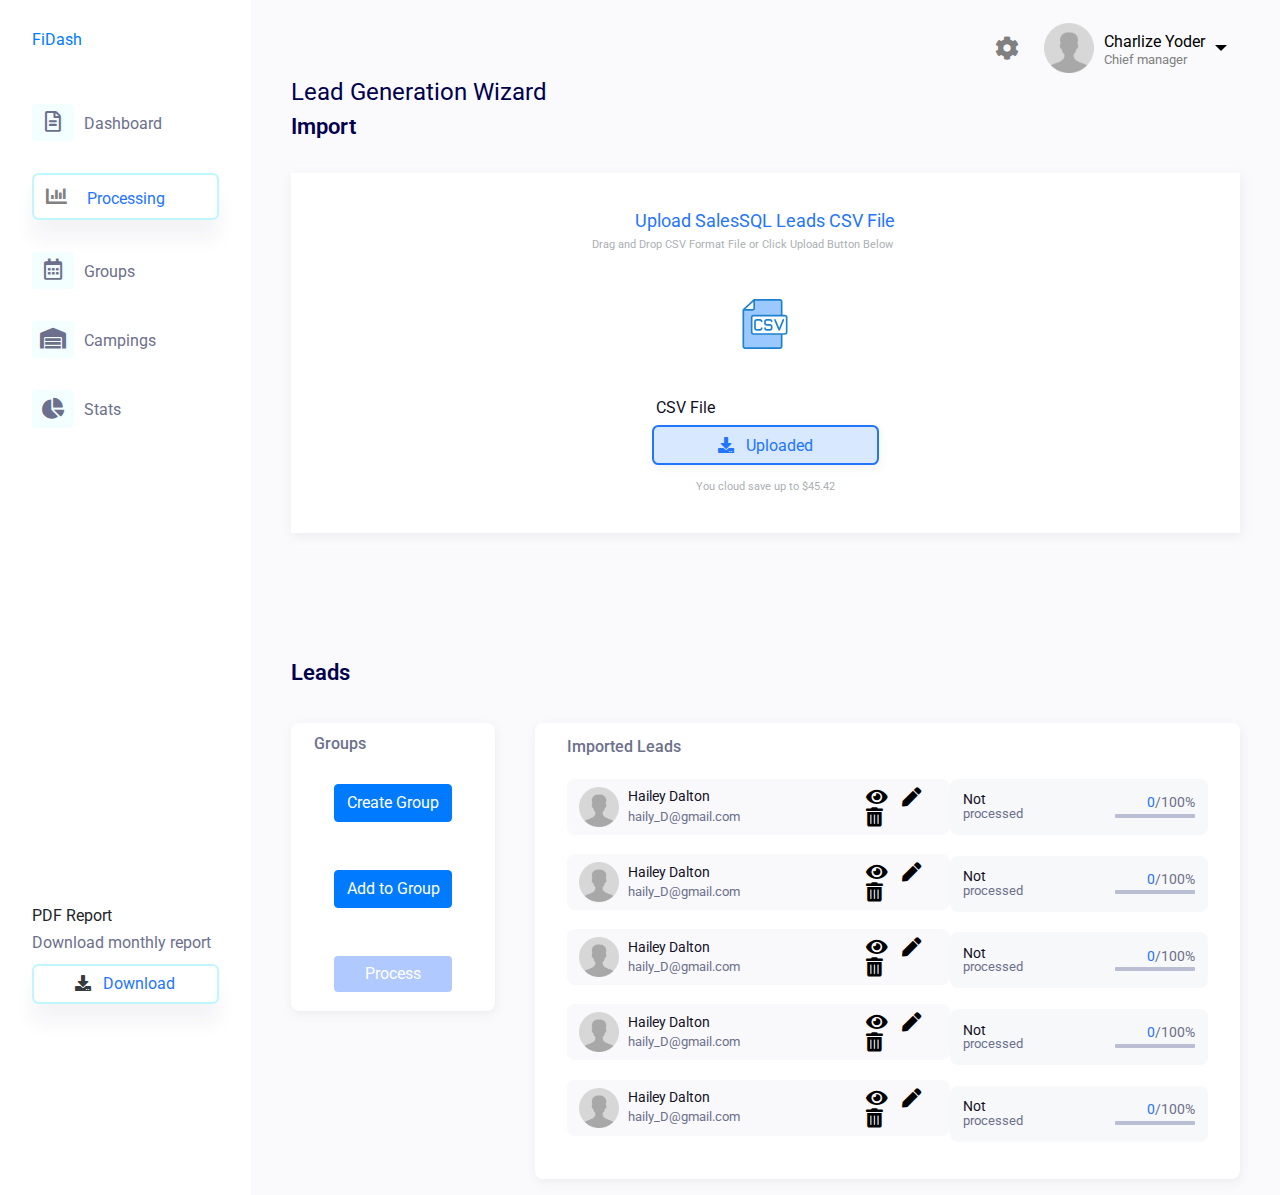
<file: index.html>
<!DOCTYPE html>
<html lang="en">
<head>
    <meta charset="UTF-8">
    <meta name="viewport" content="width=device-width, initial-scale=1.0">
    <title>FiDash</title>
    <link rel="stylesheet" href="./css/bootstrap.css">
    <link rel="stylesheet" href="https://cdnjs.cloudflare.com/ajax/libs/font-awesome/5.9.0/css/all.css">
    <link href="https://fonts.googleapis.com/css2?family=Roboto:wght@300;400;500;700;900&display=swap" rel="stylesheet">
    <link rel="stylesheet" href="./css/css-reset.css">
    <link rel="stylesheet" href="./css/style.css">
</head>
<body>
    <div class="dashboard dashboard-2">
        <!-- Seide Menu -->
        <div class="side-menu">
            <a class="brand-logo" href="#">
                FiDash
            </a>
            <div class="side-links">
                <a class="side-link" href="#">
                    <i class="far fa-file-alt"></i>
                    Dashboard
                </a>
                <a class="side-link active" href="#">
                    <i class="fas fa-chart-bar"></i>
                    Processing
                </a>
                <a class="side-link" href="#">
                    <i class="far fa-calendar-alt"></i>
                    Groups
                </a>
                <a class="side-link" href="#">
                    <i class="fas fa-warehouse"></i>
                    Campings
                </a>
                <a class="side-link" href="#">
                    <i class="fas fa-chart-pie"></i>
                    Stats
                </a>
            </div>
            <div class="download">
                <div>PDF Report</div>
                <div class="download-text">Download monthly report</div>
                <a class="download-btn" href="#">
                    <i class="fas fa-download mr-2 text-dark"></i>
                    Download
                </a>
            </div>
        </div>
        <!-- Main Menu -->
        <div class="main-menu">
            <div class="login">
                <a class="setting" href="#">
                    <i class="fas fa-cog"></i>
                </a>
                <div class="dropdown custom-dropdown">
                    <button class="btn dropdown-toggle" type="button" id="triggerId" data-toggle="dropdown"
                        aria-haspopup="true" aria-expanded="false">
                        <img src="./img/user-default-grey.png" alt="">
                        <div>
                            <div class="user-name">Charlize Yoder</div>
                            <div class="gray-text">Chief manager</div>

                        </div>
                    </button>
                    <div class="dropdown-menu" aria-labelledby="triggerId">
                        <a class="dropdown-item" href="#">Action</a>
                        <a class="dropdown-item" href="#">Action</a>
                        <a class="dropdown-item" href="#">Action</a>
                    </div>
                </div>
            </div>
            <div class="main-heading">Lead Generation Wizard</div>
            <div class="sub-heading">Import</div>
            <div class="uploaded">
                <div class="upload-text">Upload SalesSQL Leads CSV File</div>
                <div class="sm-gray-text">Drag and Drop CSV Format File or Click Upload Button Below</div>
                <img src="./img/csv.svg" alt="">
                <div class="csv">CSV File</div>
                <a class="download-btn" href="#">
                    <i class="fas fa-download mr-2"></i>
                    Uploaded
                </a>
                <div class="sm-gray-text mr-0 mt-3">You cloud save up to $45.42</div>
            </div>
            <div class="sub-heading">Leads</div>
            <div class="d-flex">
                <div class="groups">
                    <div class="gray-heading">Groups</div>
                    <button class="btn btn-primary">Create Group</button>
                    <button class="btn btn-primary">Add to Group</button>
                    <button class="btn btn-primary process-btn">Process</button>
                </div>
                <div class="leads">
                    <div class="gray-heading ml-0">Imported Leads</div>
                    <div class="data-group">
                        <div>
                            <div class="user-info mt-4">
                                <div class="user-detail">
                                    <img src="./img/user-default-grey.png" alt="">
                                    <div>
                                        <div class="user-name">Hailey Dalton</div>
                                        <div class="user-email">haily_D@gmail.com</div>
                                    </div>
                                </div>
                                <div class="options">
                                    <a href="#"><i class="fas fa-eye"></i></a>
                                    <a href="#"><i class="fas fa-pen"></i></a>
                                    <a href="#"><i class="fas fa-trash-alt"></i></a>
                                </div>
                            </div>
                            <div class="user-info">
                                <div class="user-detail">
                                    <img src="./img/user-default-grey.png" alt="">
                                    <div>
                                        <div class="user-name">Hailey Dalton</div>
                                        <div class="user-email">haily_D@gmail.com</div>
                                    </div>
                                </div>
                                <div class="options">
                                    <a href="#"><i class="fas fa-eye"></i></a>
                                    <a href="#"><i class="fas fa-pen"></i></a>
                                    <a href="#"><i class="fas fa-trash-alt"></i></a>
                                </div>
                            </div>
                            <div class="user-info">
                                <div class="user-detail">
                                    <img src="./img/user-default-grey.png" alt="">
                                    <div>
                                        <div class="user-name">Hailey Dalton</div>
                                        <div class="user-email">haily_D@gmail.com</div>
                                    </div>
                                </div>
                                <div class="options">
                                    <a href="#"><i class="fas fa-eye"></i></a>
                                    <a href="#"><i class="fas fa-pen"></i></a>
                                    <a href="#"><i class="fas fa-trash-alt"></i></a>
                                </div>
                            </div>
                            <div class="user-info">
                                <div class="user-detail">
                                    <img src="./img/user-default-grey.png" alt="">
                                    <div>
                                        <div class="user-name">Hailey Dalton</div>
                                        <div class="user-email">haily_D@gmail.com</div>
                                    </div>
                                </div>
                                <div class="options">
                                    <a href="#"><i class="fas fa-eye"></i></a>
                                    <a href="#"><i class="fas fa-pen"></i></a>
                                    <a href="#"><i class="fas fa-trash-alt"></i></a>
                                </div>
                            </div>
                            <div class="user-info">
                                <div class="user-detail">
                                    <img src="./img/user-default-grey.png" alt="">
                                    <div>
                                        <div class="user-name">Hailey Dalton</div>
                                        <div class="user-email">haily_D@gmail.com</div>
                                    </div>
                                </div>
                                <div class="options">
                                    <a href="#"><i class="fas fa-eye"></i></a>
                                    <a href="#"><i class="fas fa-pen"></i></a>
                                    <a href="#"><i class="fas fa-trash-alt"></i></a>
                                </div>
                            </div>
                        </div>
                        <div>
                            <div class="processed mt-4">
                                <div class="process-part">
                                    <div class="not">Not</div>
                                    <div class="processed-text">processed</div>
                                </div>
                                <div class="percent">
                                    <div class="percentage"><span class="blue-colord">0</span>/100%</div>
                                    <div class="line"></div>
                                </div>
                            </div>
                            <div class="processed">
                                <div class="process-part">
                                    <div class="not">Not</div>
                                    <div class="processed-text">processed</div>
                                </div>
                                <div class="percent">
                                    <div class="percentage"><span class="blue-colord">0</span>/100%</div>
                                    <div class="line"></div>
                                </div>
                            </div>
                            <div class="processed">
                                <div class="process-part">
                                    <div class="not">Not</div>
                                    <div class="processed-text">processed</div>
                                </div>
                                <div class="percent">
                                    <div class="percentage"><span class="blue-colord">0</span>/100%</div>
                                    <div class="line"></div>
                                </div>
                            </div>
                            <div class="processed">
                                <div class="process-part">
                                    <div class="not">Not</div>
                                    <div class="processed-text">processed</div>
                                </div>
                                <div class="percent">
                                    <div class="percentage"><span class="blue-colord">0</span>/100%</div>
                                    <div class="line"></div>
                                </div>
                            </div>
                            <div class="processed">
                                <div class="process-part">
                                    <div class="not">Not</div>
                                    <div class="processed-text">processed</div>
                                </div>
                                <div class="percent">
                                    <div class="percentage"><span class="blue-colord">0</span>/100%</div>
                                    <div class="line"></div>
                                </div>
                            </div>
                        </div>
                    </div>
                </div>
            </div>
        </div>
    </div>
    <script src="./js/jquery.js"></script>
    <script src="./js/popper.min.js"></script>
    <script src="./js/bootstrap.min.js"></script>
</body>
</html>
</file>
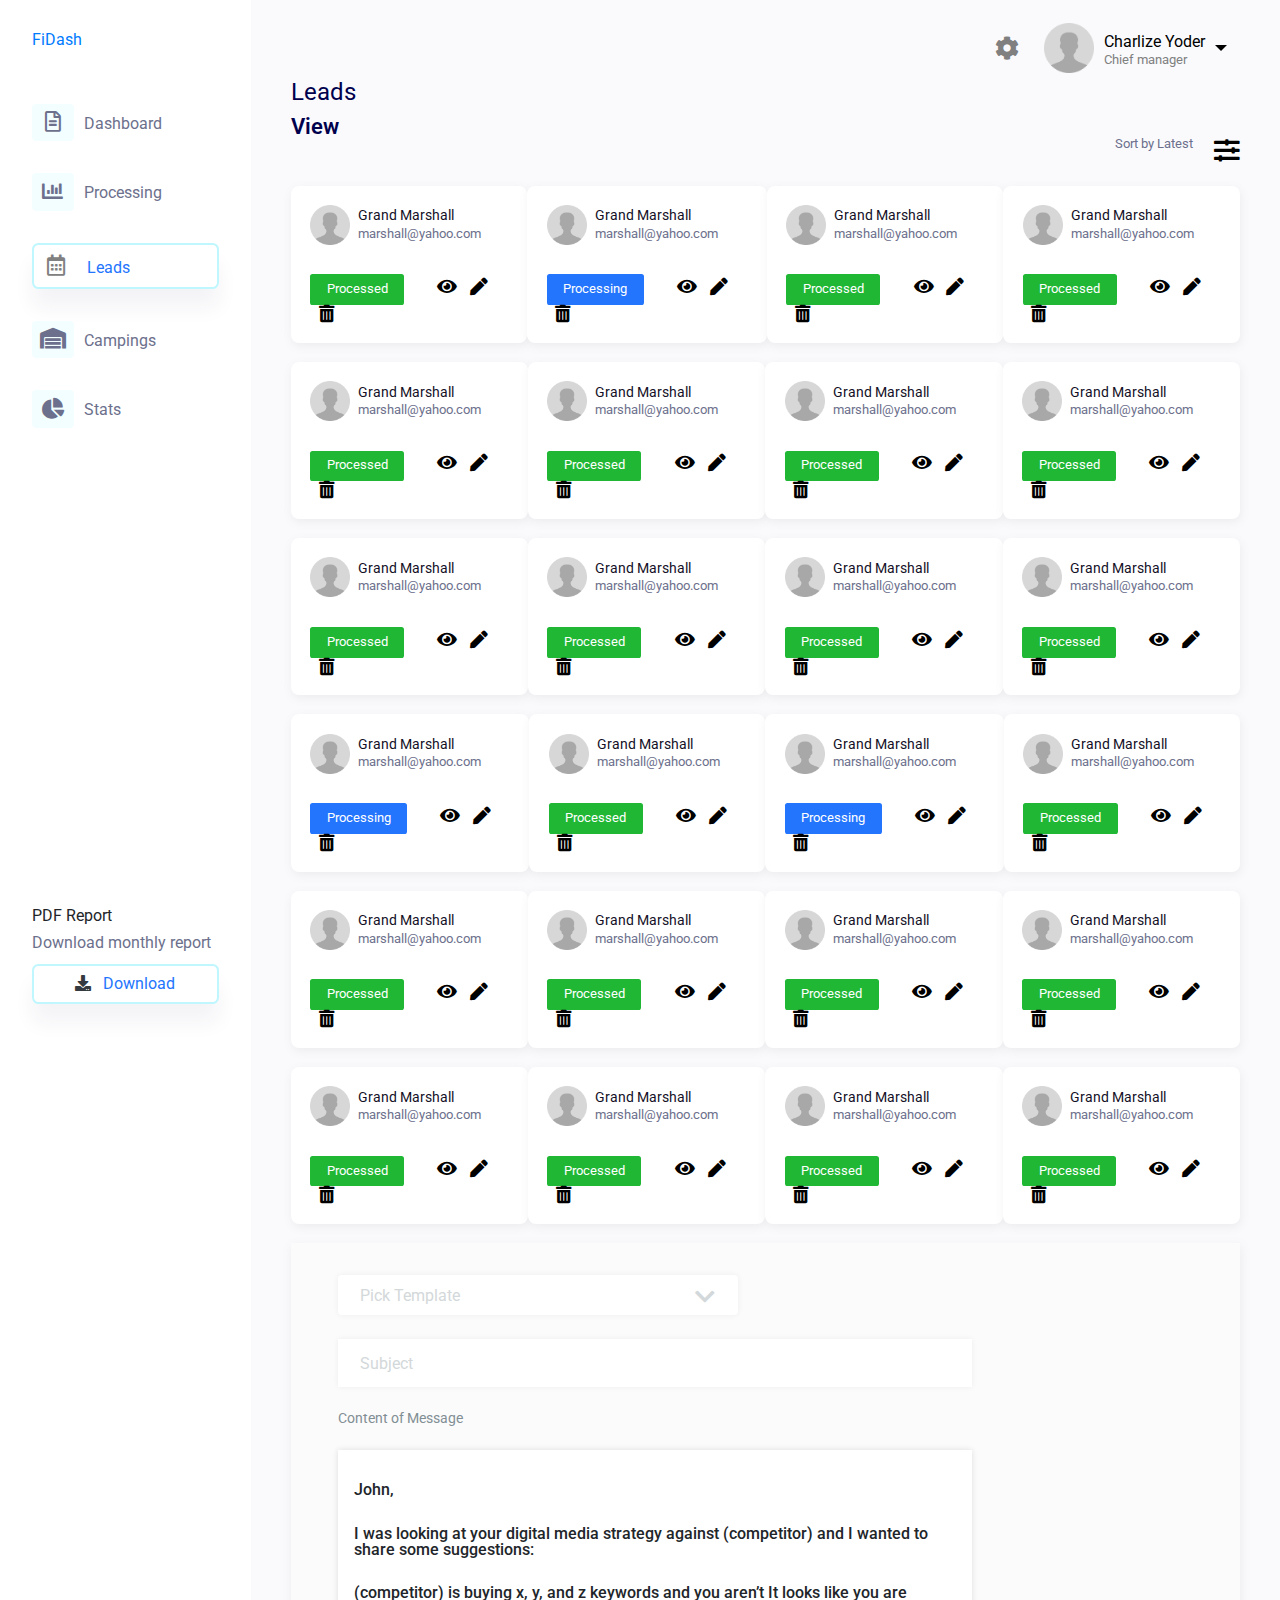
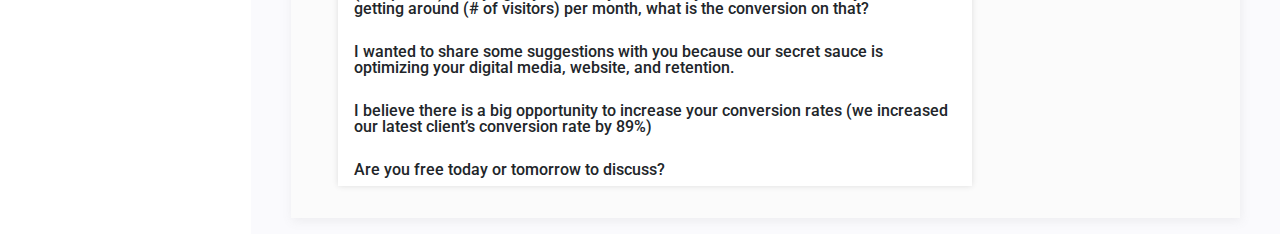
<file: leads.html>
<!DOCTYPE html>
<html lang="en">

<head>
    <meta charset="UTF-8">
    <meta name="viewport" content="width=device-width, initial-scale=1.0">
    <title>Leads</title>
    <link rel="stylesheet" href="./css/bootstrap.css">
    <link rel="stylesheet" href="https://cdnjs.cloudflare.com/ajax/libs/font-awesome/5.9.0/css/all.css">
    <link href="https://fonts.googleapis.com/css2?family=Roboto:wght@300;400;500;700;900&display=swap" rel="stylesheet">
    <link rel="stylesheet" href="./css/css-reset.css">
    <link rel="stylesheet" href="./css/style.css">
    <link rel="stylesheet" href="./css/modal.css">
</head>

<body>
    <div class="dashboard">
        <!-- Seide Menu -->
        <div class="side-menu">
            <a class="brand-logo" href="#">
                FiDash
            </a>
            <div class="side-links">
                <a class="side-link" href="#">
                    <i class="far fa-file-alt"></i>
                    Dashboard
                </a>
                <a class="side-link" href="#">
                    <i class="fas fa-chart-bar"></i>
                    Processing
                </a>
                <a class="side-link active" href="#">
                    <i class="far fa-calendar-alt"></i>
                    Leads
                </a>
                <a class="side-link" href="#">
                    <i class="fas fa-warehouse"></i>
                    Campings
                </a>
                <a class="side-link" href="#">
                    <i class="fas fa-chart-pie"></i>
                    Stats
                </a>
            </div>
            <div class="download">
                <div>PDF Report</div>
                <div class="download-text">Download monthly report</div>
                <a class="download-btn" href="#">
                    <i class="fas fa-download mr-2 text-dark"></i>
                    Download
                </a>
            </div>
        </div>
        <!-- Main Menu -->
        <div class="main-menu">
            <div class="login">
                <a class="setting" href="#">
                    <i class="fas fa-cog"></i>
                </a>
                <div class="dropdown custom-dropdown">
                    <button class="btn dropdown-toggle" type="button" id="triggerId" data-toggle="dropdown"
                        aria-haspopup="true" aria-expanded="false">
                        <img src="./img/user-default-grey.png" alt="">
                        <div>
                            <div class="user-name">Charlize Yoder</div>
                            <div class="gray-text">Chief manager</div>

                        </div>
                    </button>
                    <div class="dropdown-menu" aria-labelledby="triggerId">
                        <a class="dropdown-item" href="#">Action</a>
                        <a class="dropdown-item" href="#">Action</a>
                        <a class="dropdown-item" href="#">Action</a>
                    </div>
                </div>
            </div>
            <div class="main-heading">Leads</div>
            <div class="sub-heading">View</div>
            <div class="float-right">
                <span class="text">Sort by Latest</span>
                <a class="sort-link" href="#">
                    <i class="fas fa-sliders-h"></i>
                </a>
            </div>
            <div class="group-cards mt-5">
                <div class="user-card">
                    <div class="user-details">
                        <img src="./img/user-default-grey.png" alt="">
                        <div>
                            <div class="user-name">Grand Marshall</div>
                            <div class="user-email">marshall@yahoo.com</div>
                        </div>
                    </div>
                    <div class="user-card-footer">
                        <a class="user-card-btn" href="#">Processed</a>
                        <a class="icons-link" href="#">
                            <i class="fas fa-eye"></i>
                        </a>
                        <a class="icons-link" href="#">
                            <i class="fas fa-pen"></i>
                        </a>
                        <a class="icons-link" href="#">
                            <i class="fas fa-trash-alt"></i>
                        </a>
                    </div>
                </div>
                <div class="user-card">
                    <div class="user-details">
                        <img src="./img/user-default-grey.png" alt="">
                        <div>
                            <div class="user-name">Grand Marshall</div>
                            <div class="user-email">marshall@yahoo.com</div>
                        </div>
                    </div>
                    <div class="user-card-footer">
                        <a class="user-card-btn processing-btn" href="#">Processing</a>
                        <a class="icons-link" href="#">
                            <i class="fas fa-eye"></i>
                        </a>
                        <a class="icons-link" href="#">
                            <i class="fas fa-pen"></i>
                        </a>
                        <a class="icons-link" href="#">
                            <i class="fas fa-trash-alt"></i>
                        </a>
                    </div>
                </div>
                <div class="user-card">
                    <div class="user-details">
                        <img src="./img/user-default-grey.png" alt="">
                        <div>
                            <div class="user-name">Grand Marshall</div>
                            <div class="user-email">marshall@yahoo.com</div>
                        </div>
                    </div>
                    <div class="user-card-footer">
                        <a class="user-card-btn" href="#">Processed</a>
                        <a class="icons-link" href="#">
                            <i class="fas fa-eye"></i>
                        </a>
                        <a class="icons-link" href="#">
                            <i class="fas fa-pen"></i>
                        </a>
                        <a class="icons-link" href="#">
                            <i class="fas fa-trash-alt"></i>
                        </a>
                    </div>
                </div>
                <div class="user-card">
                    <div class="user-details">
                        <img src="./img/user-default-grey.png" alt="">
                        <div>
                            <div class="user-name">Grand Marshall</div>
                            <div class="user-email">marshall@yahoo.com</div>
                        </div>
                    </div>
                    <div class="user-card-footer">
                        <a class="user-card-btn" href="#">Processed</a>
                        <a class="icons-link" href="#">
                            <i class="fas fa-eye"></i>
                        </a>
                        <a class="icons-link" href="#">
                            <i class="fas fa-pen"></i>
                        </a>
                        <a class="icons-link" href="#">
                            <i class="fas fa-trash-alt"></i>
                        </a>
                    </div>
                </div>
            </div>
            <div class="group-cards">
                <div class="user-card">
                    <div class="user-details">
                        <img src="./img/user-default-grey.png" alt="">
                        <div>
                            <div class="user-name">Grand Marshall</div>
                            <div class="user-email">marshall@yahoo.com</div>
                        </div>
                    </div>
                    <div class="user-card-footer">
                        <a class="user-card-btn" href="#">Processed</a>
                        <a class="icons-link" href="#">
                            <i class="fas fa-eye"></i>
                        </a>
                        <a class="icons-link" href="#">
                            <i class="fas fa-pen"></i>
                        </a>
                        <a class="icons-link" href="#">
                            <i class="fas fa-trash-alt"></i>
                        </a>
                    </div>
                </div>
                <div class="user-card">
                    <div class="user-details">
                        <img src="./img/user-default-grey.png" alt="">
                        <div>
                            <div class="user-name">Grand Marshall</div>
                            <div class="user-email">marshall@yahoo.com</div>
                        </div>
                    </div>
                    <div class="user-card-footer">
                        <a class="user-card-btn" href="#">Processed</a>
                        <a class="icons-link" href="#">
                            <i class="fas fa-eye"></i>
                        </a>
                        <a class="icons-link" href="#">
                            <i class="fas fa-pen"></i>
                        </a>
                        <a class="icons-link" href="#">
                            <i class="fas fa-trash-alt"></i>
                        </a>
                    </div>
                </div>
                <div class="user-card">
                    <div class="user-details">
                        <img src="./img/user-default-grey.png" alt="">
                        <div>
                            <div class="user-name">Grand Marshall</div>
                            <div class="user-email">marshall@yahoo.com</div>
                        </div>
                    </div>
                    <div class="user-card-footer">
                        <a class="user-card-btn" href="#">Processed</a>
                        <a class="icons-link" href="#">
                            <i class="fas fa-eye"></i>
                        </a>
                        <a class="icons-link" href="#">
                            <i class="fas fa-pen"></i>
                        </a>
                        <a class="icons-link" href="#">
                            <i class="fas fa-trash-alt"></i>
                        </a>
                    </div>
                </div>
                <div class="user-card">
                    <div class="user-details">
                        <img src="./img/user-default-grey.png" alt="">
                        <div>
                            <div class="user-name">Grand Marshall</div>
                            <div class="user-email">marshall@yahoo.com</div>
                        </div>
                    </div>
                    <div class="user-card-footer">
                        <a class="user-card-btn" href="#">Processed</a>
                        <a class="icons-link" href="#">
                            <i class="fas fa-eye"></i>
                        </a>
                        <a class="icons-link" href="#">
                            <i class="fas fa-pen"></i>
                        </a>
                        <a class="icons-link" href="#">
                            <i class="fas fa-trash-alt"></i>
                        </a>
                    </div>
                </div>
            </div>
            <div class="group-cards">
                <div class="user-card">
                    <div class="user-details">
                        <img src="./img/user-default-grey.png" alt="">
                        <div>
                            <div class="user-name">Grand Marshall</div>
                            <div class="user-email">marshall@yahoo.com</div>
                        </div>
                    </div>
                    <div class="user-card-footer">
                        <a class="user-card-btn" href="#">Processed</a>
                        <a class="icons-link" href="#">
                            <i class="fas fa-eye"></i>
                        </a>
                        <a class="icons-link" href="#">
                            <i class="fas fa-pen"></i>
                        </a>
                        <a class="icons-link" href="#">
                            <i class="fas fa-trash-alt"></i>
                        </a>
                    </div>
                </div>
                <div class="user-card">
                    <div class="user-details">
                        <img src="./img/user-default-grey.png" alt="">
                        <div>
                            <div class="user-name">Grand Marshall</div>
                            <div class="user-email">marshall@yahoo.com</div>
                        </div>
                    </div>
                    <div class="user-card-footer">
                        <a class="user-card-btn" href="#">Processed</a>
                        <a class="icons-link" href="#">
                            <i class="fas fa-eye"></i>
                        </a>
                        <a class="icons-link" href="#">
                            <i class="fas fa-pen"></i>
                        </a>
                        <a class="icons-link" href="#">
                            <i class="fas fa-trash-alt"></i>
                        </a>
                    </div>
                </div>
                <div class="user-card">
                    <div class="user-details">
                        <img src="./img/user-default-grey.png" alt="">
                        <div>
                            <div class="user-name">Grand Marshall</div>
                            <div class="user-email">marshall@yahoo.com</div>
                        </div>
                    </div>
                    <div class="user-card-footer">
                        <a class="user-card-btn" href="#">Processed</a>
                        <a class="icons-link" href="#">
                            <i class="fas fa-eye"></i>
                        </a>
                        <a class="icons-link" href="#">
                            <i class="fas fa-pen"></i>
                        </a>
                        <a class="icons-link" href="#">
                            <i class="fas fa-trash-alt"></i>
                        </a>
                    </div>
                </div>
                <div class="user-card">
                    <div class="user-details">
                        <img src="./img/user-default-grey.png" alt="">
                        <div>
                            <div class="user-name">Grand Marshall</div>
                            <div class="user-email">marshall@yahoo.com</div>
                        </div>
                    </div>
                    <div class="user-card-footer">
                        <a class="user-card-btn" href="#">Processed</a>
                        <a class="icons-link" href="#">
                            <i class="fas fa-eye"></i>
                        </a>
                        <a class="icons-link" href="#">
                            <i class="fas fa-pen"></i>
                        </a>
                        <a class="icons-link" href="#">
                            <i class="fas fa-trash-alt"></i>
                        </a>
                    </div>
                </div>
            </div>
            <div class="group-cards">
                <div class="user-card">
                    <div class="user-details">
                        <img src="./img/user-default-grey.png" alt="">
                        <div>
                            <div class="user-name">Grand Marshall</div>
                            <div class="user-email">marshall@yahoo.com</div>
                        </div>
                    </div>
                    <div class="user-card-footer">
                        <a class="user-card-btn processing-btn" href="#">Processing</a>
                        <a class="icons-link" href="#">
                            <i class="fas fa-eye"></i>
                        </a>
                        <a class="icons-link" href="#">
                            <i class="fas fa-pen"></i>
                        </a>
                        <a class="icons-link" href="#">
                            <i class="fas fa-trash-alt"></i>
                        </a>
                    </div>
                </div>
                <div class="user-card">
                    <div class="user-details">
                        <img src="./img/user-default-grey.png" alt="">
                        <div>
                            <div class="user-name">Grand Marshall</div>
                            <div class="user-email">marshall@yahoo.com</div>
                        </div>
                    </div>
                    <div class="user-card-footer">
                        <a class="user-card-btn" href="#">Processed</a>
                        <a class="icons-link" href="#">
                            <i class="fas fa-eye"></i>
                        </a>
                        <a class="icons-link" href="#">
                            <i class="fas fa-pen"></i>
                        </a>
                        <a class="icons-link" href="#">
                            <i class="fas fa-trash-alt"></i>
                        </a>
                    </div>
                </div>
                <div class="user-card">
                    <div class="user-details">
                        <img src="./img/user-default-grey.png" alt="">
                        <div>
                            <div class="user-name">Grand Marshall</div>
                            <div class="user-email">marshall@yahoo.com</div>
                        </div>
                    </div>
                    <div class="user-card-footer">
                        <a class="user-card-btn processing-btn" href="#">Processing</a>
                        <a class="icons-link" href="#">
                            <i class="fas fa-eye"></i>
                        </a>
                        <a class="icons-link" href="#">
                            <i class="fas fa-pen"></i>
                        </a>
                        <a class="icons-link" href="#">
                            <i class="fas fa-trash-alt"></i>
                        </a>
                    </div>
                </div>
                <div class="user-card">
                    <div class="user-details">
                        <img src="./img/user-default-grey.png" alt="">
                        <div>
                            <div class="user-name">Grand Marshall</div>
                            <div class="user-email">marshall@yahoo.com</div>
                        </div>
                    </div>
                    <div class="user-card-footer">
                        <a class="user-card-btn" href="#">Processed</a>
                        <a class="icons-link" href="#">
                            <i class="fas fa-eye"></i>
                        </a>
                        <a class="icons-link" href="#">
                            <i class="fas fa-pen"></i>
                        </a>
                        <a class="icons-link" href="#">
                            <i class="fas fa-trash-alt"></i>
                        </a>
                    </div>
                </div>
            </div>
            <div class="group-cards">
                <div class="user-card">
                    <div class="user-details">
                        <img src="./img/user-default-grey.png" alt="">
                        <div>
                            <div class="user-name">Grand Marshall</div>
                            <div class="user-email">marshall@yahoo.com</div>
                        </div>
                    </div>
                    <div class="user-card-footer">
                        <a class="user-card-btn" href="#">Processed</a>
                        <a class="icons-link" href="#">
                            <i class="fas fa-eye"></i>
                        </a>
                        <a class="icons-link" href="#">
                            <i class="fas fa-pen"></i>
                        </a>
                        <a class="icons-link" href="#">
                            <i class="fas fa-trash-alt"></i>
                        </a>
                    </div>
                </div>
                <div class="user-card">
                    <div class="user-details">
                        <img src="./img/user-default-grey.png" alt="">
                        <div>
                            <div class="user-name">Grand Marshall</div>
                            <div class="user-email">marshall@yahoo.com</div>
                        </div>
                    </div>
                    <div class="user-card-footer">
                        <a class="user-card-btn" href="#">Processed</a>
                        <a class="icons-link" href="#">
                            <i class="fas fa-eye"></i>
                        </a>
                        <a class="icons-link" href="#">
                            <i class="fas fa-pen"></i>
                        </a>
                        <a class="icons-link" href="#">
                            <i class="fas fa-trash-alt"></i>
                        </a>
                    </div>
                </div>
                <div class="user-card">
                    <div class="user-details">
                        <img src="./img/user-default-grey.png" alt="">
                        <div>
                            <div class="user-name">Grand Marshall</div>
                            <div class="user-email">marshall@yahoo.com</div>
                        </div>
                    </div>
                    <div class="user-card-footer">
                        <a class="user-card-btn" href="#">Processed</a>
                        <a class="icons-link" href="#">
                            <i class="fas fa-eye"></i>
                        </a>
                        <a class="icons-link" href="#">
                            <i class="fas fa-pen"></i>
                        </a>
                        <a class="icons-link" href="#">
                            <i class="fas fa-trash-alt"></i>
                        </a>
                    </div>
                </div>
                <div class="user-card">
                    <div class="user-details">
                        <img src="./img/user-default-grey.png" alt="">
                        <div>
                            <div class="user-name">Grand Marshall</div>
                            <div class="user-email">marshall@yahoo.com</div>
                        </div>
                    </div>
                    <div class="user-card-footer">
                        <a class="user-card-btn" href="#">Processed</a>
                        <a class="icons-link" href="#">
                            <i class="fas fa-eye"></i>
                        </a>
                        <a class="icons-link" href="#">
                            <i class="fas fa-pen"></i>
                        </a>
                        <a class="icons-link" href="#">
                            <i class="fas fa-trash-alt"></i>
                        </a>
                    </div>
                </div>
            </div>
            <div class="group-cards">
                <div class="user-card">
                    <div class="user-details">
                        <img src="./img/user-default-grey.png" alt="">
                        <div>
                            <div class="user-name">Grand Marshall</div>
                            <div class="user-email">marshall@yahoo.com</div>
                        </div>
                    </div>
                    <div class="user-card-footer">
                        <a class="user-card-btn" href="#">Processed</a>
                        <a class="icons-link" href="#">
                            <i class="fas fa-eye"></i>
                        </a>
                        <a class="icons-link" href="#">
                            <i class="fas fa-pen"></i>
                        </a>
                        <a class="icons-link" href="#">
                            <i class="fas fa-trash-alt"></i>
                        </a>
                    </div>
                </div>
                <div class="user-card">
                    <div class="user-details">
                        <img src="./img/user-default-grey.png" alt="">
                        <div>
                            <div class="user-name">Grand Marshall</div>
                            <div class="user-email">marshall@yahoo.com</div>
                        </div>
                    </div>
                    <div class="user-card-footer">
                        <a class="user-card-btn" href="#">Processed</a>
                        <a class="icons-link" href="#">
                            <i class="fas fa-eye"></i>
                        </a>
                        <a class="icons-link" href="#">
                            <i class="fas fa-pen"></i>
                        </a>
                        <a class="icons-link" href="#">
                            <i class="fas fa-trash-alt"></i>
                        </a>
                    </div>
                </div>
                <div class="user-card">
                    <div class="user-details">
                        <img src="./img/user-default-grey.png" alt="">
                        <div>
                            <div class="user-name">Grand Marshall</div>
                            <div class="user-email">marshall@yahoo.com</div>
                        </div>
                    </div>
                    <div class="user-card-footer">
                        <a class="user-card-btn" href="#">Processed</a>
                        <a class="icons-link" href="#">
                            <i class="fas fa-eye"></i>
                        </a>
                        <a class="icons-link" href="#">
                            <i class="fas fa-pen"></i>
                        </a>
                        <a class="icons-link" href="#">
                            <i class="fas fa-trash-alt"></i>
                        </a>
                    </div>
                </div>
                <div class="user-card">
                    <div class="user-details">
                        <img src="./img/user-default-grey.png" alt="">
                        <div>
                            <div class="user-name">Grand Marshall</div>
                            <div class="user-email">marshall@yahoo.com</div>
                        </div>
                    </div>
                    <div class="user-card-footer">
                        <a class="user-card-btn" href="#">Processed</a>
                        <a class="icons-link" href="#">
                            <i class="fas fa-eye"></i>
                        </a>
                        <a class="icons-link" href="#">
                            <i class="fas fa-pen"></i>
                        </a>
                        <a class="icons-link" href="#">
                            <i class="fas fa-trash-alt"></i>
                        </a>
                    </div>
                </div>
            </div>

            <!-- Modal -->
            <div class="custom-modal">
                <div class="container-fluid">
                    <div class="row">
                        <div class="col-md-9">
                            <div class="dropdown">
                                <button class="btn dropdown-toggle" type="button" id="triggerId" data-toggle="dropdown"
                                    aria-haspopup="true" aria-expanded="false">
                                    Pick Template <i class="fas fa-chevron-down"></i>
                                </button>
                                <div class="dropdown-menu" aria-labelledby="triggerId">
                                    <a class="dropdown-item" href="#">Action</a>
                                </div>
                            </div>
                            <input class="modal-input" type="text" name="" id="" placeholder="Subject">
                            <div class="modal-text">Content of Message</div>
                            <div class="message-box">
                                <div class="message-text">John,</div>
                                <div class="message-text">
                                    I was looking at your digital media strategy against (competitor) and I wanted to
                                    share some suggestions:
                                </div>
                                <div class="message-text">(competitor) is buying x, y, and z keywords and you aren’t
                                    It looks like you are getting around (# of visitors) per month, what is the
                                    conversion on that?
                                </div>
                                <div class="message-text">
                                    I wanted to share some suggestions with you because our secret sauce is optimizing
                                    your digital media, website, and retention.
                                </div>
                                <div class="message-text">
                                    I believe there is a big opportunity to increase your conversion rates (we increased
                                    our latest client’s conversion rate by 89%)
                                </div>
                                <div class="message-text mb-0">
                                    Are you free today or tomorrow to discuss?
                                </div>
                            </div>
                        </div>
                        <div class="col-md-3"></div>
                    </div>
                </div>
            </div>
        </div>
    </div>
    <script src="./js/jquery.js"></script>
    <script src="./js/popper.min.js"></script>
    <script src="./js/bootstrap.min.js"></script>
</body>

</html>
</file>
<file: css/style.css>
:root {
    --theme-color: #2475fe;
    --bg-color: #D8E9FF;
}

body {
    font-size: 1em;
    font-family: 'Roboto', sans-serif;
    background-color: #FAFAFD;
}

.dashboard {
    display: flex;
}

/* Side Menu */
.side-menu {
    width: 300px;
    background-color: white;
    padding: 2em;
}

.side-menu .side-links {
    margin-top: 3.5em;
}

.side-menu .side-links .side-link {
    display: block;
    color: #6c708c;
    margin-bottom: 2em;
    text-decoration: none;
}

.side-menu .side-links .side-link i {
    background-color: #F2FEFF;
    padding: 0.4em;
    font-size: 1.3em;
    width: 2em;
    text-align: center;
    border-radius: 0.2em;
    margin-right: 0.3em;
}

.side-menu .side-links .side-link.active {
    border: 2px solid #C0F7FF;
    border-radius: 0.4em;
    color: var(--theme-color);
    padding: 0.2em 0.7em 0.1em 0.1em;
    /* display: inline-block; */
    font-weight: 400;
    box-shadow: 0 19px 20px rgba(37, 38, 94, 0.05);
}

.side-menu .side-links .side-link.active>i {
    background-color: white;
    color: grey;
}

.side-menu .download-text {
    color: #6c708c;
    margin-top: 0.7em;
}

.side-menu .download-btn {
    border: 2px solid #C0F7FF;
    border-radius: 0.4em;
    color: var(--theme-color);
    padding: 0.6em 2em;
    display: block;
    text-align: center;
    margin-top: 0.8em;
    text-decoration: none;
    box-shadow: 0 19px 20px rgba(37, 38, 94, 0.05);
}

.side-menu .download {
    margin-top: 30em;
}

/* Main Menu */
.main-menu {
    width: 100%;
    padding: 1em 2.5em;
}

.main-menu .login img {
    height: 50px;
    margin-right: 0.6em;
}

.main-menu .dropdown.custom-dropdown button {
    background-color: #FAFAFD;
    display: flex;
    align-items: center;
    box-shadow: none;
}

.main-menu .gray-text {
    color: grey;
    font-size: 0.8em;
    line-height: 1;
    text-align: start;
}

.main-menu .dropdown.custom-dropdown .dropdown-toggle::after {
    margin-left: 0.455em;
    font-size: 1.4em;
}

.main-menu .login {
    display: flex;
    align-items: center;
    justify-content: flex-end;
}

.login .setting {
    font-size: 1.5em;
    color: grey;
    margin-right: 0.5em
}

.main-menu .main-heading {
    font-size: 1.5em;
    color: #00004d;
}

.main-menu .sub-heading {
    font-weight: 600;
    font-size: 1.4em;
    margin-top: 0.5em;
    color: #00004d;
}

.main-menu .uploaded {
    padding: 2.5em 0;
    text-align: center;
    background-color: white;
    margin-top: 2.2em;
    margin-bottom: 8em;
    box-shadow: 1px 3px 10px rgba(119, 119, 119, 0.1);
}

.main-menu .uploaded .upload-text {
    color: var(--theme-color);
    font-size: 1.1em;
}

.main-menu .uploaded .sm-gray-text {
    color: #abafb3;
    font-size: 0.7em;
    margin-right: 4em;
    margin-top: 0.8em;
}

.main-menu .uploaded img {
    height: 50px;
    margin: 3em 0;
}

.main-menu .download-btn {
    border: 2px solid var(--theme-color);
    background-color: var(--bg-color);
    border-radius: 0.4em;
    color: var(--theme-color);
    padding: 0.6em 4em;
    text-align: center;
    margin-top: 0.6em;
    display: inline-block;
    text-decoration: none;
    box-shadow: 1px 3px 10px rgba(119, 119, 119, 0.1);
}

.main-menu .csv {
    margin-right: 10em;
    color: #131026;
}

.main-menu .gray-heading {
    font-weight: 500;
    color: #6c708c;
    margin-left: -20px
}

.main-menu .btn-primary {
    display: block;
    width: 7.4em;
    outline: none;
    margin-bottom: 3em;
    margin-top: 2em;
}

.main-menu .groups {
    background-color: white;
    padding: 0.8em 2.7em;
    border-radius: 0.5em;
    margin-top: 2.5em;
    height: 18em;
    box-shadow: 1px 3px 10px rgba(119, 119, 119, 0.1);
}

.main-menu .btn-primary.process-btn {
    background-color: #B0CAFF;
    border: none;
    margin-bottom: 0;
}

.main-menu .leads {
    background-color: white;
    border-radius: 0.5em;
    margin-top: 2.5em;
    padding: 1em 2em;
    margin-left: 2.5em;
    width: 100%;
    box-shadow: 1px 3px 10px rgba(119, 119, 119, 0.1);
}

.main-menu .user-info img {
    height: 40px;
    margin-right: 0.6em;
}

.main-menu .user-info {
    background-color: #F9F9FB;
    padding: 0.5em 0.7em;
    border-radius: 0.5em;
    display: flex;
    align-items: center;
    margin-bottom: 1.2em;
}

.user-info .user-detail {
    display: flex;
    align-items: center;
    width: 20em;
}

.user-info .user-name {
    font-size: 0.9em;
    margin-bottom: 0.4em;
    color: #131026;
}

.user-info .user-email {
    font-size: 0.8em;
    color: #6c708c;
}

.options i {
    color: black;
    font-size: 1.2em;
    margin-left: 0.5em;
}

.main-menu .processed {
    background-color: #F7F8FA;
    padding: 0.9em 0.8em;
    display: flex;
    align-items: center;
    border-radius: 0.5em;
    margin-bottom: 1.3em;
}

.processed .process-part {
    width: 9.5em;
}

.processed .processed-text {
    font-size: 0.8em;
    color: #6c708c;
}

.processed .not {
    font-size: 0.9em;
    color: #131026;
}

.data-group {
    display: flex;
    justify-content: space-between;
}

.processed .percentage {
    font-size: 0.9em;
    color: #6c708c;
    text-align: end;
}

.processed .blue-colord {
    color: var(--theme-color);
}

.processed .line {
    background-color: #B9BED3;
    height: 4px;
    border-radius: 1px;
    margin-top: 0.2em;
}

.processed .percent {
    width: 5em;
}

/* Leads Page */
.main-menu .sort-link {
    font-size: 1.6em;
    color: black;
}
.main-menu .text {
    color: #6c708c;
    font-size: 0.8em;
    vertical-align: top;
    margin-right: 1.3em;
}
.main-menu .group-cards img {
    height: 40px;
    margin-right: 0.5em;
}
.group-cards .user-details {
    display: flex;
    align-items: center;
}
.group-cards .user-name {
    color: #131026;
    font-size: 0.9em;
}
.group-cards .user-email{
    color: #6c708c;
    font-size: 0.8em;
    margin-top: 0.3em;
}
.group-cards .user-card-btn {
    background-color: #20b734;
    font-size: 0.8em;
    padding: 0.7em 1.3em;
    border-radius: 0.2em;
    color: white;
    text-decoration: none;
    display: inline-block;
    margin-top: 2.3em;
    margin-right: 1.6em;
}
.group-cards .icons-link{
    font-size: 1.1em;
    color: black;
    text-decoration: none;
    margin-left: 0.5em;
}
.group-cards .user-card {
    background-color: white;
    padding: 1.2em;
    border-radius: 0.5em;
    box-shadow: 1px 3px 10px rgba(119, 119, 119, 0.1);
}
.group-cards {
    display: flex;
    justify-content: space-between;
    margin-bottom: 1.2em
}
.group-cards .user-card-btn.processing-btn{
    background-color: #2475fe;
}
</file>
<file: css/modal.css>
.custom-modal {
    box-shadow: 1px 3px 10px rgba(119, 119, 119, 0.1);
    background-color: #fbfbfb;
    padding: 2em;
}
.custom-modal .dropdown .btn.dropdown-toggle{
    background-color: #ffffff;
    box-shadow: 0 0 6px rgba(0, 0, 0, 0.06);
    border: none;
    color: #d3d8da;
    padding: 0.4em 1.4em;
    text-align: start;
    width: 100%;
    max-width: 25em;
    line-height: 1.7;
}
.custom-modal .dropdown-toggle::after{
    content: unset;
}
.custom-modal .dropdown .btn.dropdown-toggle i{
    float: right;
    font-size: 1.4em;
    margin-top: 0.2em;
}
.custom-modal .modal-input {
    width: 100%;
    box-shadow: 0 0 6px rgba(0, 0, 0, 0.06);
    border: none;
    margin-top: 1.5em;
    padding: 0.9em 1.4em;
}
.custom-modal .modal-input::placeholder {
    color: #d3d8da;
}
.custom-modal .modal-text{
    color: #818e94;
    font-size: 0.9em;
    margin: 1.7em 0
}
.message-box .message-text {
    font-weight: 500;
    margin-bottom: 1.7em;
}
.message-box{
    background-color: #ffffff;
    padding: 2em 1em 0.5em 1em;
    box-shadow: 0 0 6px rgba(0, 0, 0, 0.12);
}
</file>
